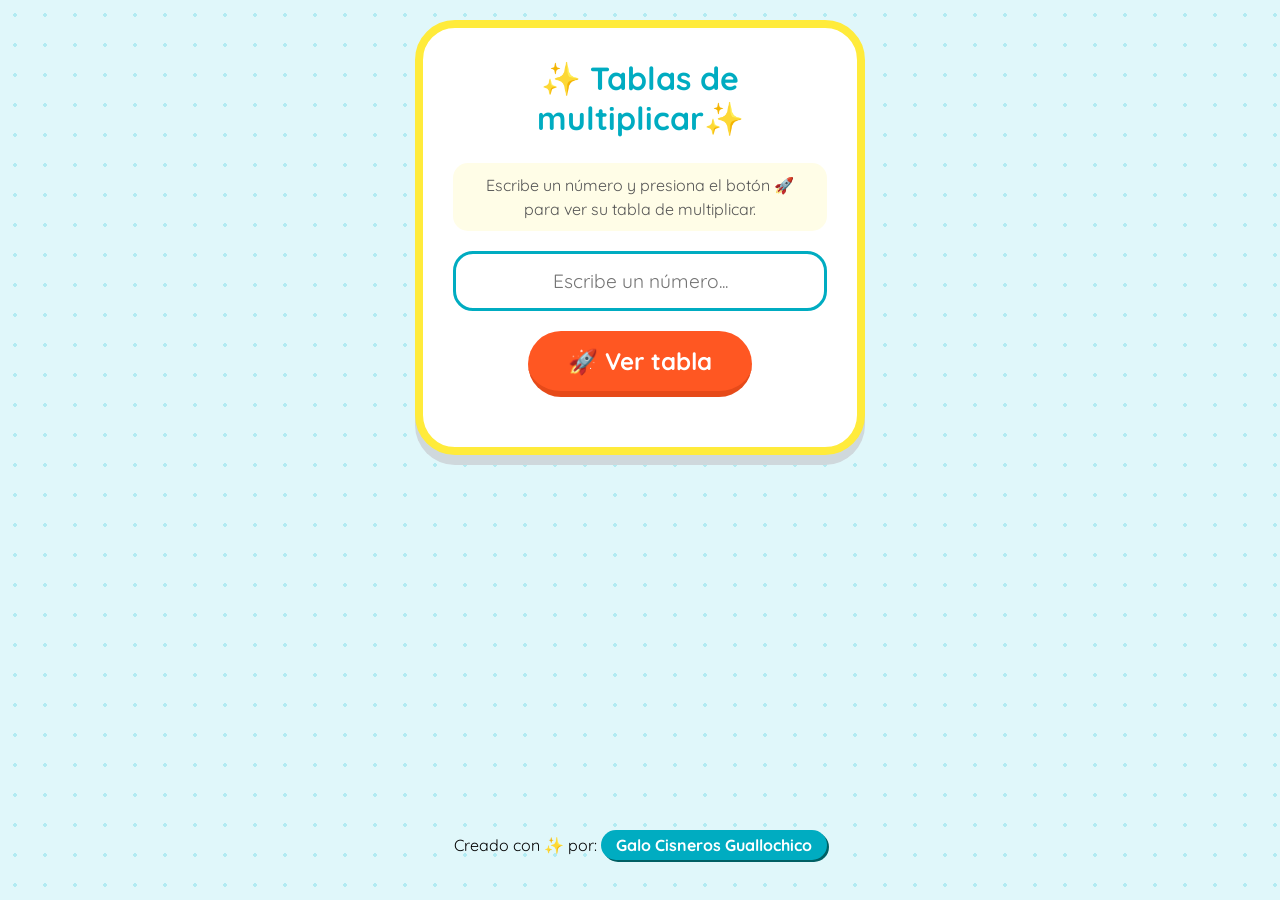
<file: index.html>
<!doctype html>
<html lang="es">
  <head>
    <meta charset="UTF-8" />
    <meta name="viewport" content="width=device-width, initial-scale=1.0" />
    <title>¡Aprendiendo la Tabla del 3!</title>
    <link rel="icon" href="images/LogoFord.svg">
    <link rel="stylesheet" href="multiplicar.css" />
    <script src="multiplicar.js"></script>
    <script src="utils.js"></script>
  </head>
  <body>
    <header></header>

    <main class="pizarra">
      <h1 class="titulo">✨ Tablas de multiplicar✨</h1>
      <p class="instruccion">
        Escribe un número y presiona el botón 🚀 para ver su tabla de
        multiplicar.
      </p>
      <div class="entrada">
        <input type="text" id="txtNumero" placeholder="Escribe un número..." />
      </div>
      <button class="btn-probar" onclick="generarTablas()">🚀 Ver tabla</button>
      <div class="tabla" id="miTabla">

      </div>
    </main>

    <footer class="pie-pagina">
      <p>
        Creado con ✨ por:
        <span class="nickname">Galo Cisneros Guallochico</span>
      </p>
    </footer>
  </body>
</html>
</file>
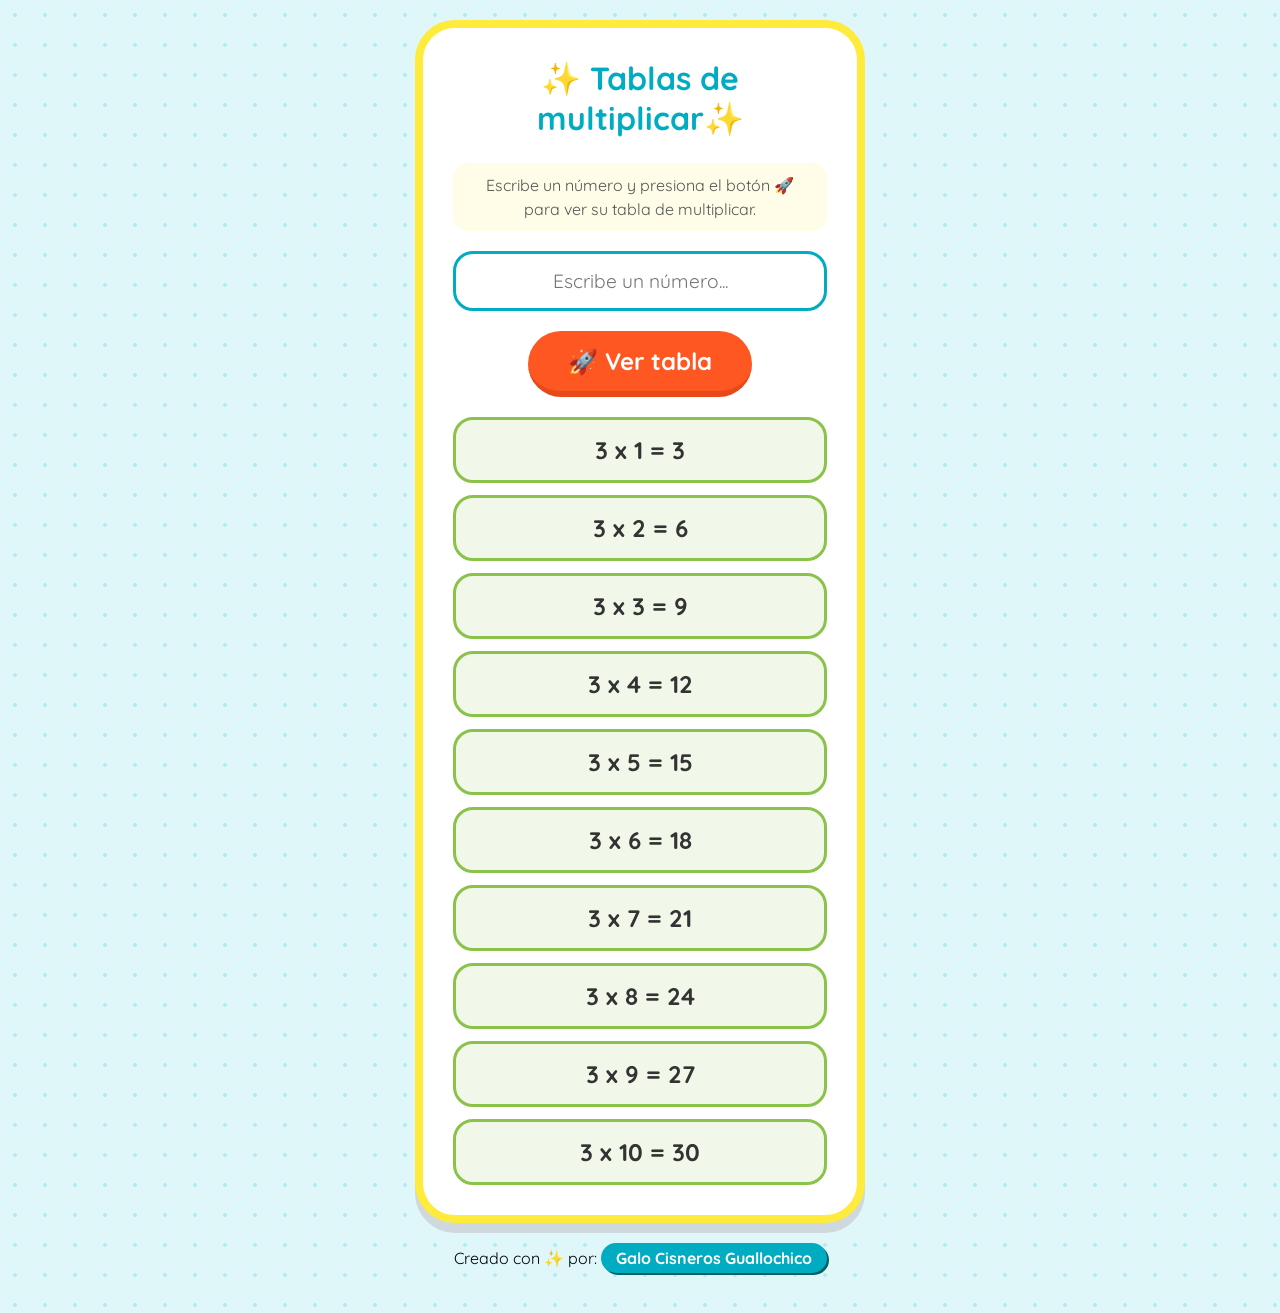
<file: multiplicar.html>
<!doctype html>
<html lang="es">
  <head>
    <meta charset="UTF-8" />
    <meta name="viewport" content="width=device-width, initial-scale=1.0" />
    <title>¡Aprendiendo la Tabla del 3!</title>
    <link rel="icon" href="images/LogoFord.svg">
    <link rel="stylesheet" href="multiplicar.css" />
    <script src="multiplicar.js"></script>
    <script src="utils.js"></script>
  </head>
  <body>
    <header></header>

    <main class="pizarra">
      <h1 class="titulo">✨ Tablas de multiplicar✨</h1>
      <p class="instruccion">
        Escribe un número y presiona el botón 🚀 para ver su tabla de
        multiplicar.
      </p>
      <div class="entrada">
        <input type="text" id="txtNumero" placeholder="Escribe un número..." />
      </div>
      <button class="btn-probar" onclick="generarTablas()">🚀 Ver tabla</button>
      <div class="tabla" id="miTabla">
        <div class="fila">3 x 1 = 3</div>
        <div class="fila">3 x 2 = 6</div>
        <div class="fila">3 x 3 = 9</div>
        <div class="fila">3 x 4 = 12</div>
        <div class="fila">3 x 5 = 15</div>
        <div class="fila">3 x 6 = 18</div>
        <div class="fila">3 x 7 = 21</div>
        <div class="fila">3 x 8 = 24</div>
        <div class="fila">3 x 9 = 27</div>
        <div class="fila">3 x 10 = 30</div>
      </div>
    </main>

    <footer class="pie-pagina">
      <p>
        Creado con ✨ por:
        <span class="nickname">Galo Cisneros Guallochico</span>
      </p>
    </footer>
  </body>
</html>
</file>
<file: multiplicar.css>
/* Importamos una fuente redonda y amigable */
@import url('https://fonts.googleapis.com/css2?family=Quicksand:wght@500;700&display=swap');

* {
    box-sizing: border-box;
    margin: 0;
    padding: 0;
    font-family: 'Quicksand', sans-serif;
}

body {
    background-color: #e0f7fa; /* Azul cielo */
    background-image: radial-gradient(#b2ebf2 2px, transparent 2px);
    background-size: 30px 30px;
    display: flex;
    flex-direction: column;
    align-items: center;
    min-height: 100vh;
    padding: 20px;
}

/* Botón con estilo divertido */
.btn-probar {
    background-color: #ff5722;
    color: white;
    border: none;
    border-bottom: 6px solid #e64a19;
    padding: 15px 40px;
    font-size: 1.5rem;
    font-weight: 700;
    border-radius: 50px;
    cursor: pointer;
    transition: all 0.2s ease;
    margin-bottom: 20px;
}

.btn-probar:active {
    border-bottom-width: 0px;
    transform: translateY(6px);
}

/* Contenedor Pizarra */
.pizarra {
    background: white;
    padding: 30px;
    border-radius: 40px;
    border: 8px solid #ffeb3b; /* Marco amarillo */
    width: 100%;
    max-width: 450px;
    text-align: center;
    box-shadow: 0 10px 0px #cfd8dc;
}

.titulo {
    color: #00acc1;
    margin-bottom: 25px;
    font-size: 2rem;
}

/* IDENTIFICACIÓN EN EL HTML: CONTENEDOR */
.tabla {
    display: flex;
    flex-direction: column;
    gap: 12px; /* Espaciado entre filas */
}

/* IDENTIFICACIÓN EN EL HTML: ITEMS */
.fila {
    background-color: #f1f8e9;
    color: #333;
    padding: 15px;
    font-size: 1.5rem;
    font-weight: 700;
    border-radius: 20px;
    border: 3px solid #8bc34a; /* Verde */
    transition: all 0.3s ease;
}

.fila:hover {
    background-color: #fffde7;
    border-color: #ffeb3b;
    transform: scale(1.05);
    color: #ff5722;
}

/* Pie de página con tu firma */
.pie-pagina {
    margin-top: auto;
    padding: 20px;
    text-align: center;
}

.nickname {
    display: inline-block;
    background-color: #00acc1;
    color: white;
    padding: 5px 15px;
    border-radius: 15px;
    font-weight: 700;
    box-shadow: 2px 2px 0px #006064;
    transition: transform 0.3s ease;
}

.nickname:hover {
    transform: rotate(-5deg) scale(1.1);
    background-color: #ff4081;
}

/* Responsive */
@media (max-width: 480px) {
    .pizarra { padding: 20px; }
    .fila { font-size: 1.2rem; }
}
/* Caja de entrada */
.entrada {
    margin-bottom: 20px;
}

.entrada input {
    width: 100%;
    padding: 15px;
    font-size: 1.2rem;
    border-radius: 20px;
    border: 3px solid #00acc1;
    outline: none;
    text-align: center;
    transition: all 0.3s ease;
}

.entrada input:focus {
    border-color: #ff5722;
    background-color: #fffde7;
    transform: scale(1.05);
}
.instruccion {
    margin: 15px 0 20px 0;
    padding: 10px 15px;
    background-color: #fffde7;
    border-radius: 15px;
    color: #555;
    font-size: 1rem;
    line-height: 1.5;
}
</file>
